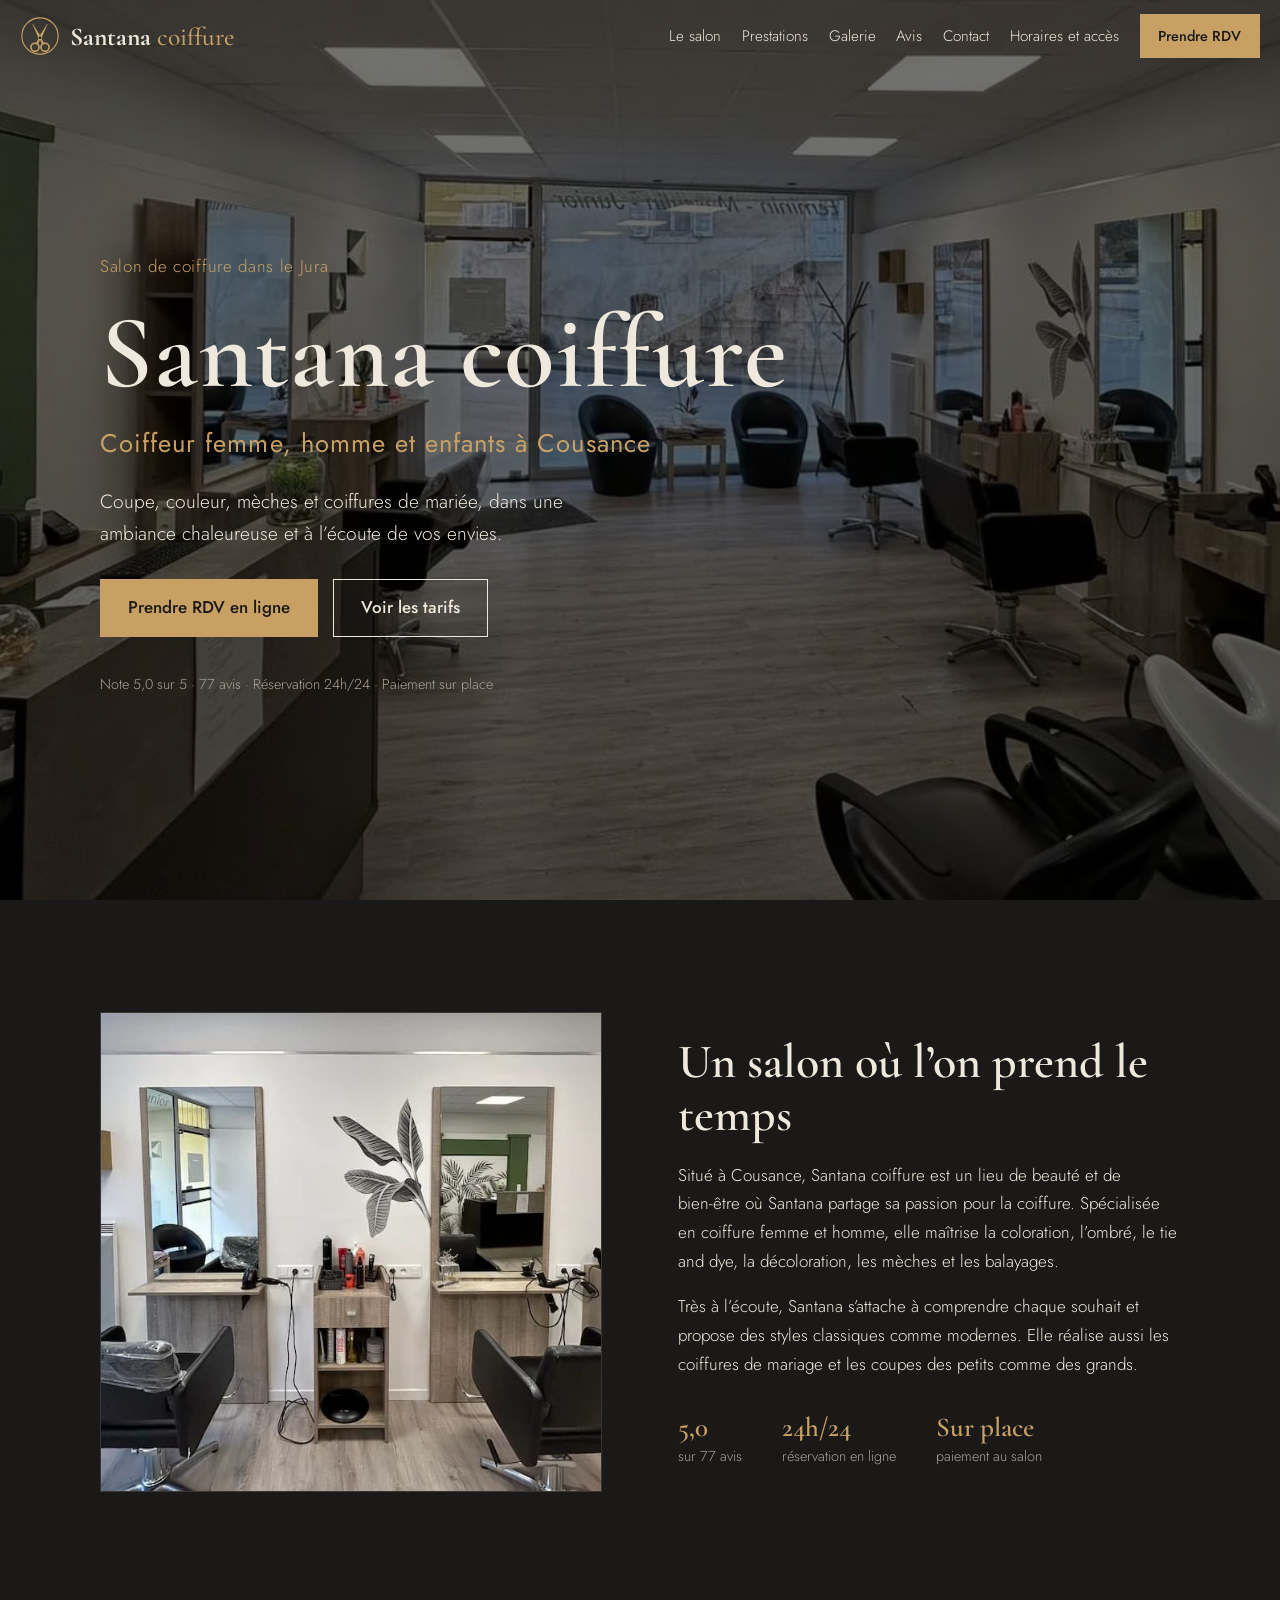
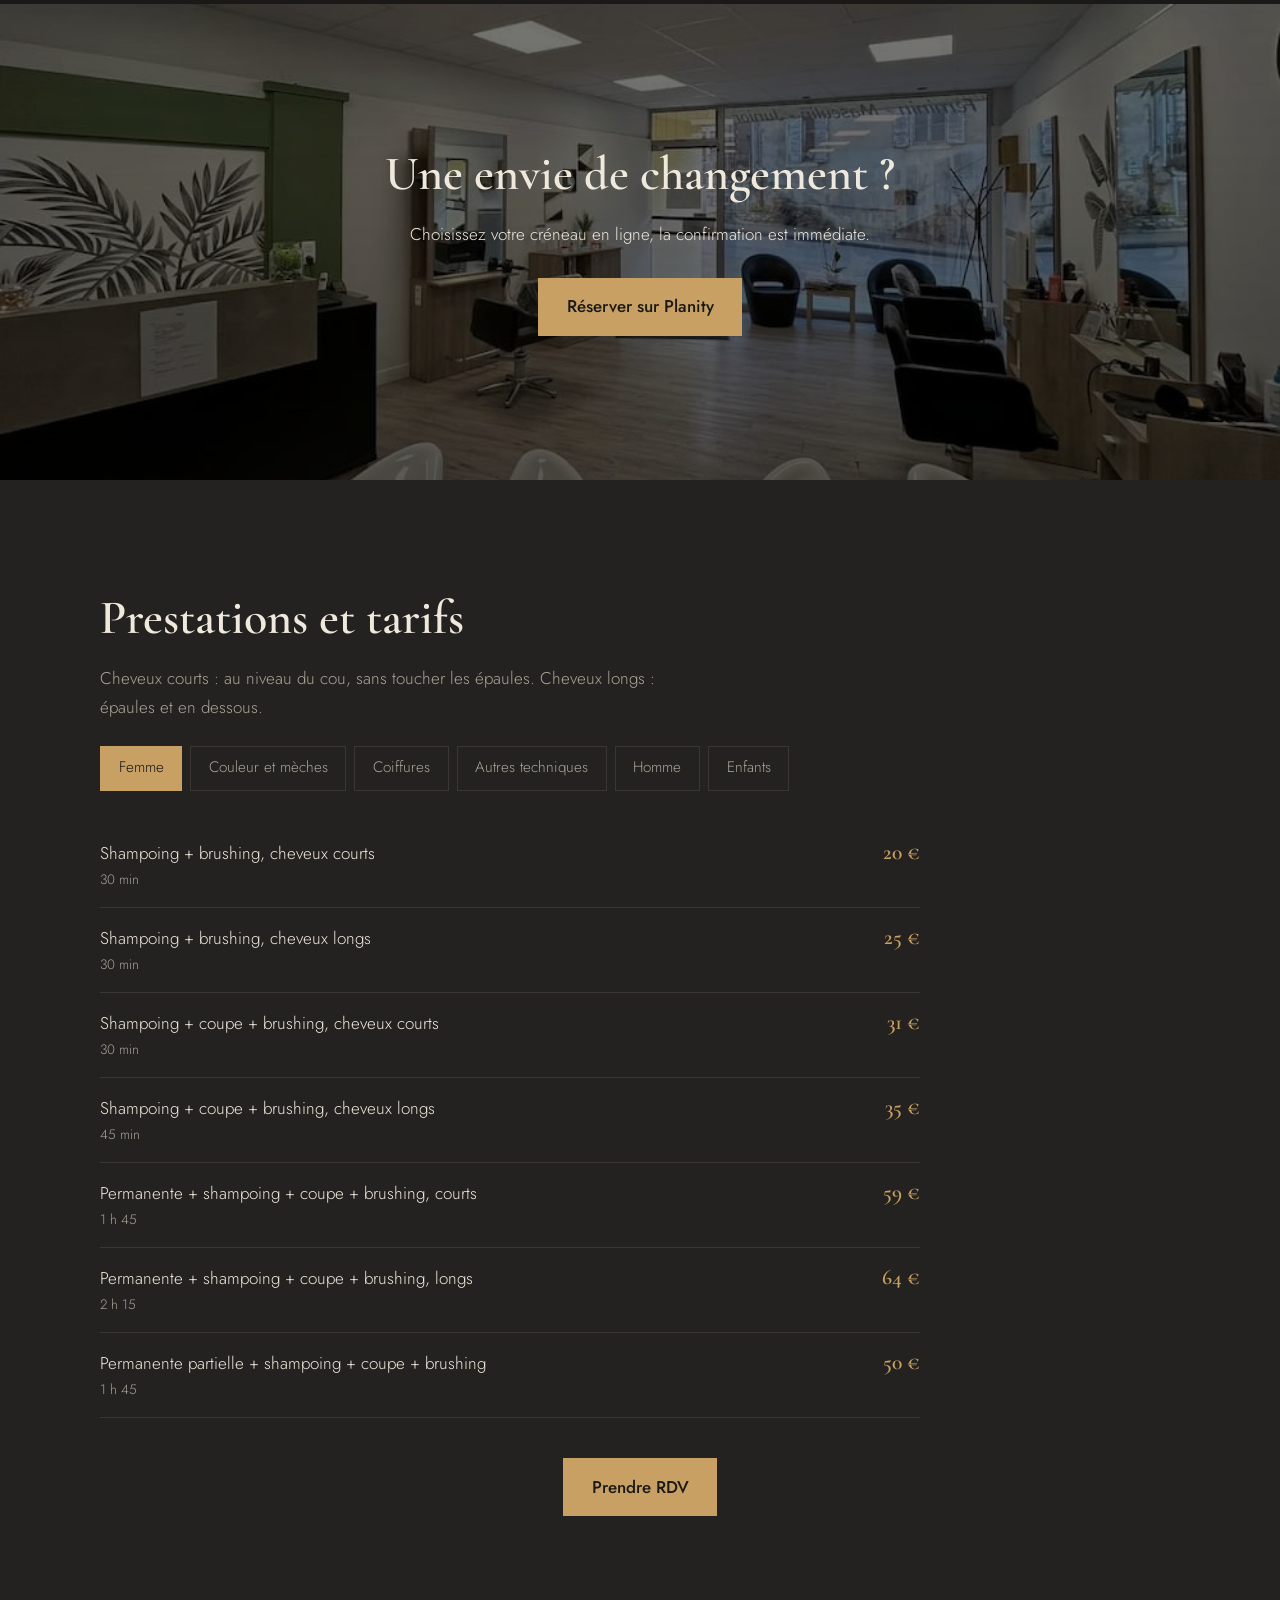
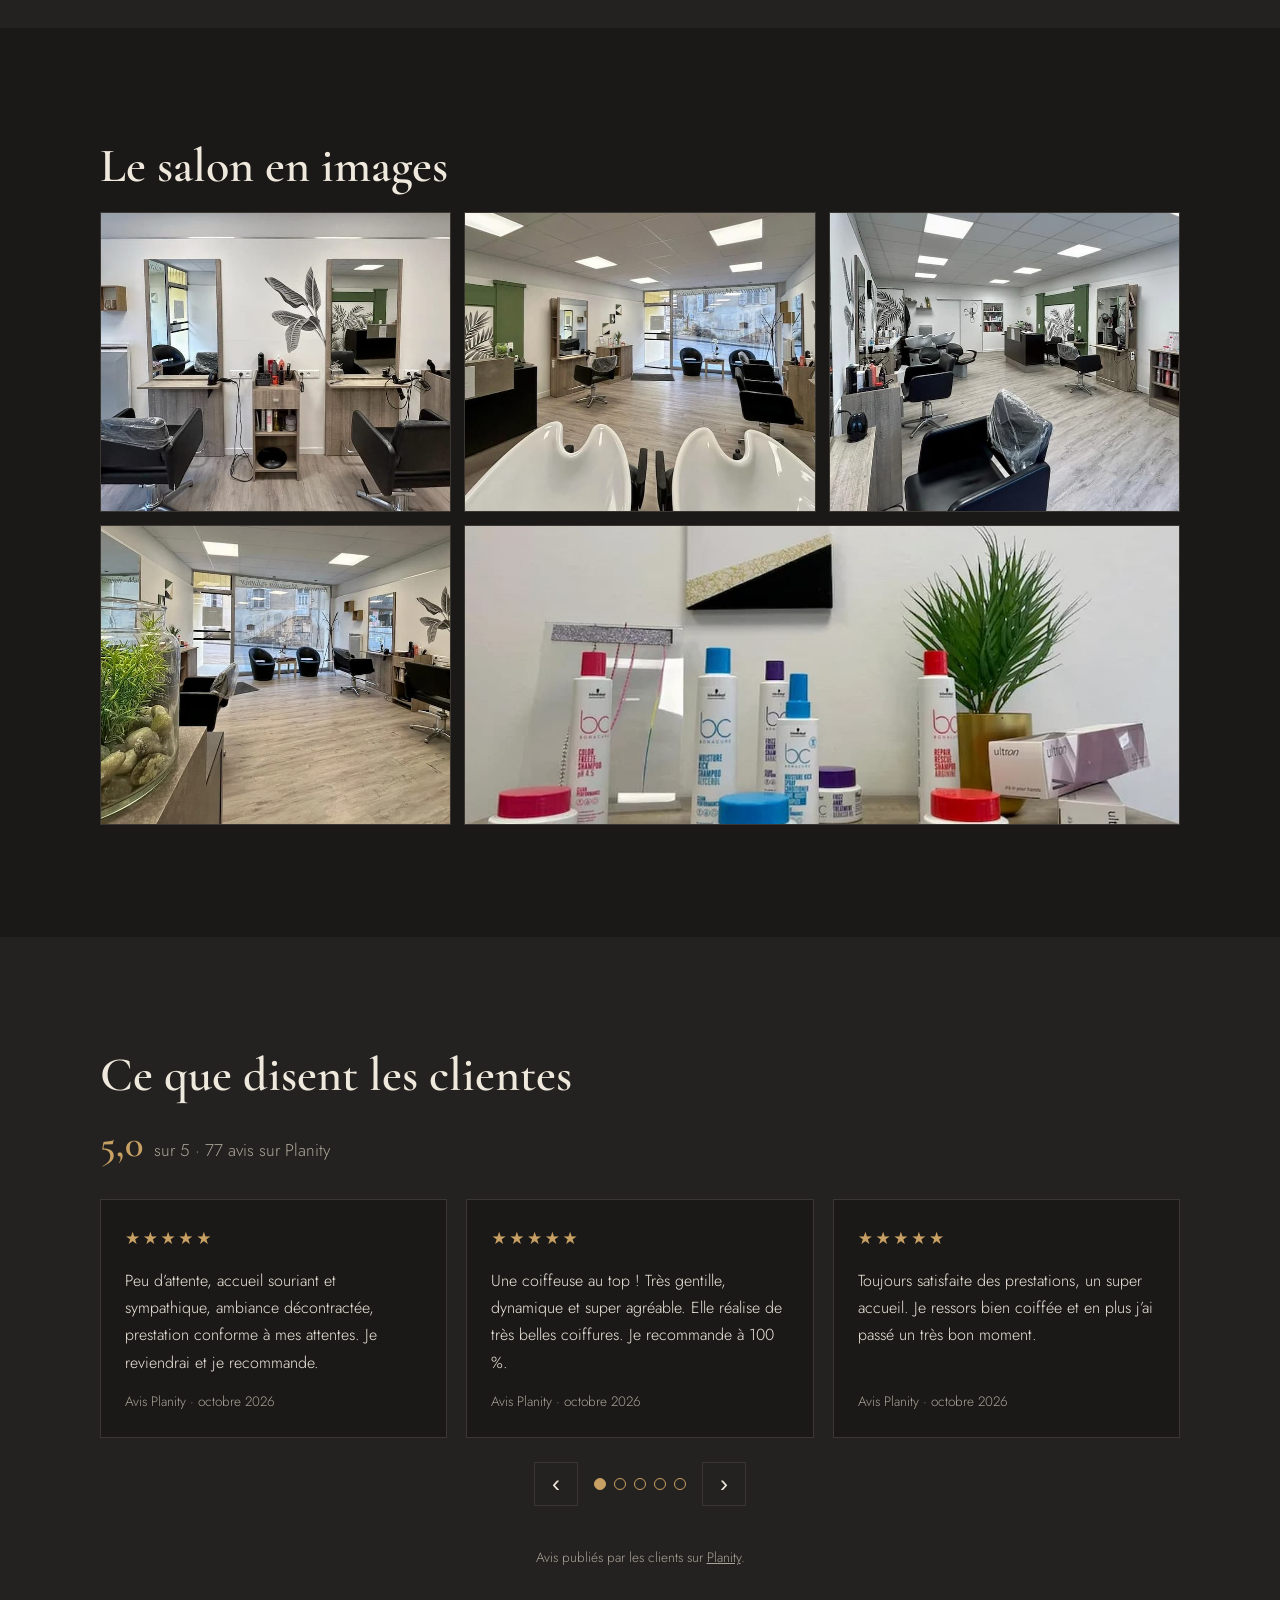
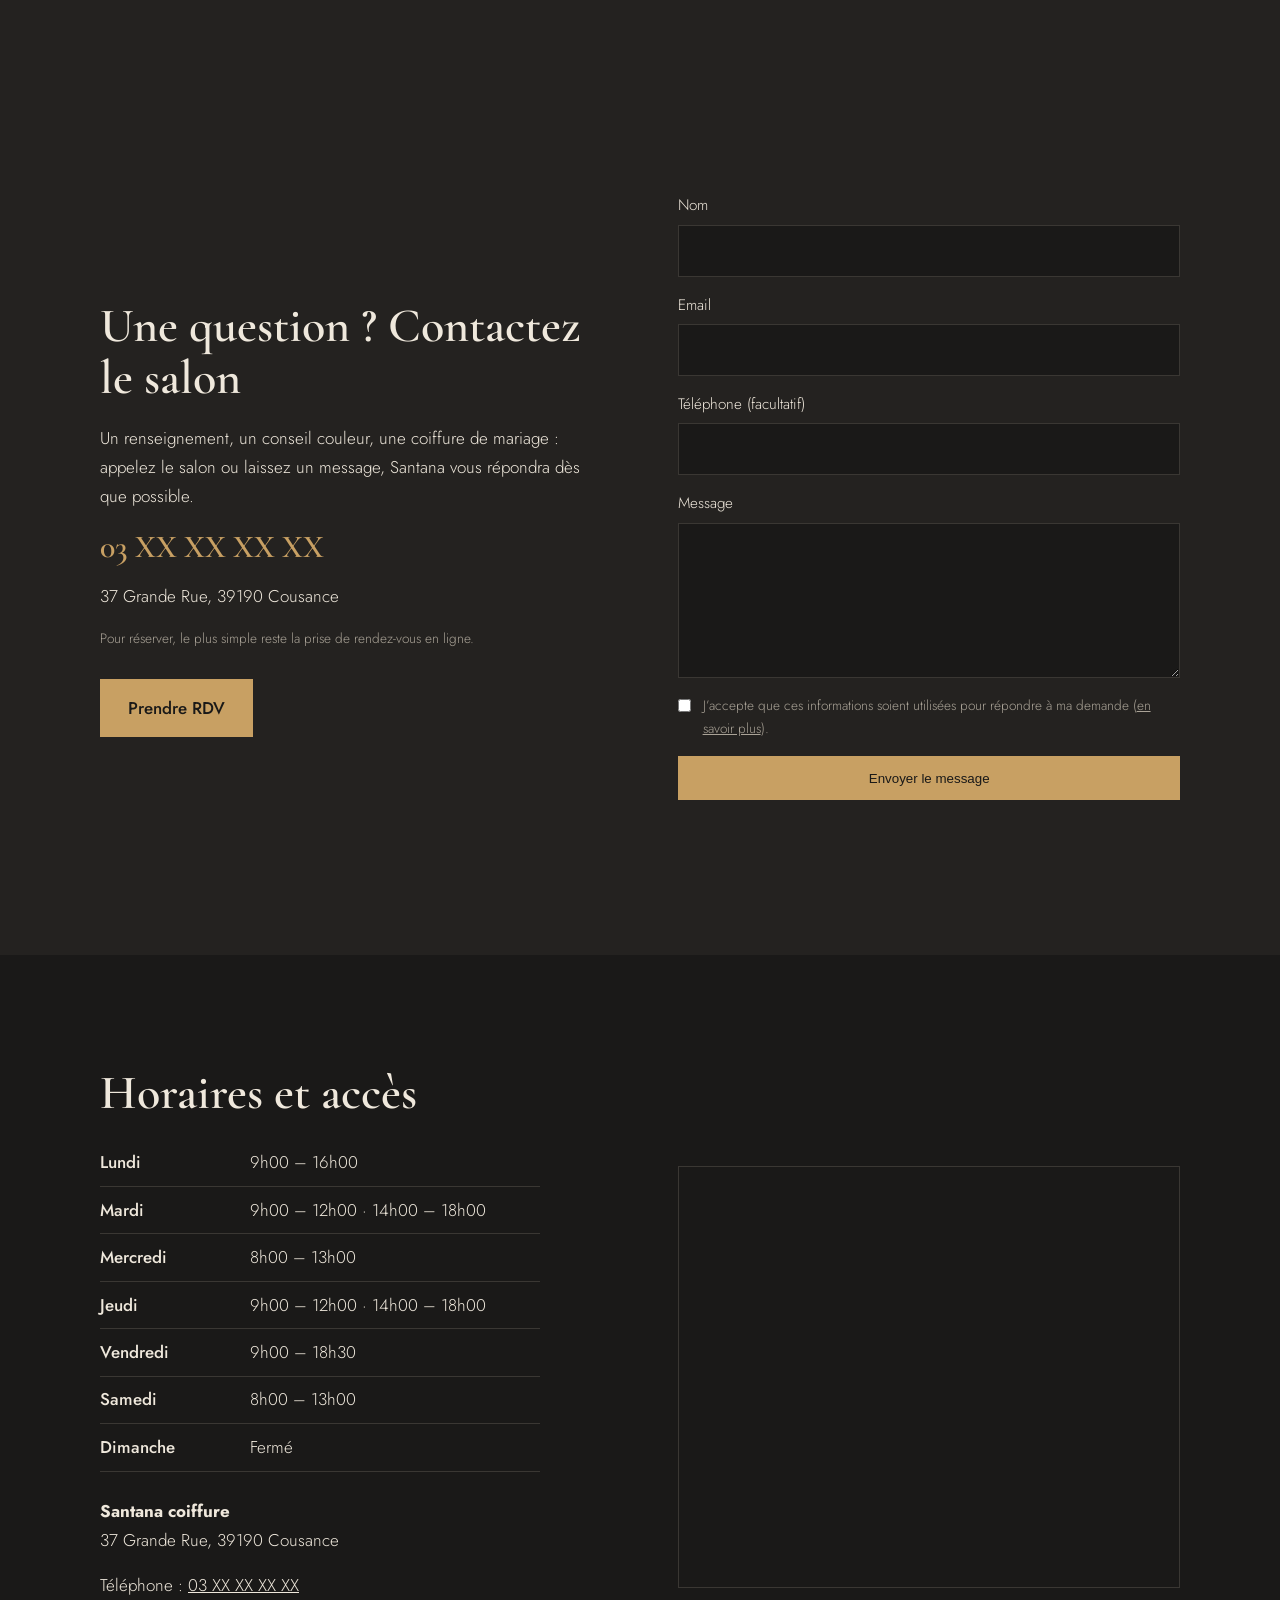
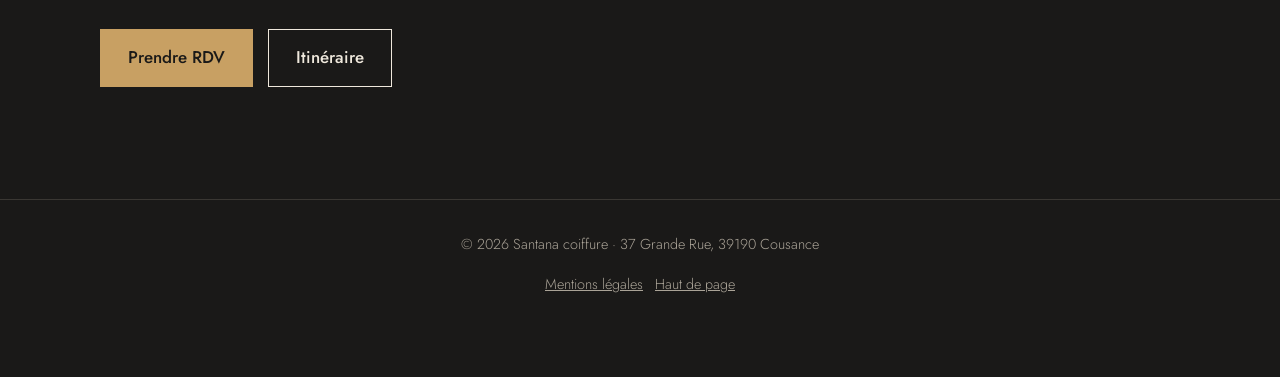
<file: index.html>
<!doctype html>
<html lang="fr">
  <head>
    <meta charset="utf-8" />
    <meta name="viewport" content="width=device-width, initial-scale=1" />
    <title>
      Santana coiffure – Coiffeur femme, homme et enfants à Cousance (Jura)
    </title>
    <meta
      name="description"
      content="Salon de coiffure à Cousance (39190) : coupe femme, homme et enfants, coloration, mèches, balayage, chignon de mariée. Note 5/5. RDV en ligne 24h/24."
    />
    <link rel="canonical" href="https://www.VOTRE-DOMAINE.fr/" />
    <meta name="robots" content="index,follow,max-image-preview:large" />
    <meta name="theme-color" content="#1a1918" />
    <meta property="og:type" content="website" />
    <meta property="og:locale" content="fr_FR" />
    <meta property="og:site_name" content="Santana coiffure" />
    <meta
      property="og:title"
      content="Santana coiffure – Coiffeur à Cousance"
    />
    <meta
      property="og:description"
      content="Coupe, coloration, mèches, balayage et chignon de mariée à Cousance. Réservez en ligne 24h/24."
    />
    <meta property="og:url" content="https://www.VOTRE-DOMAINE.fr/" />
    <meta
      property="og:image"
      content="https://www.VOTRE-DOMAINE.fr/images/hero.jpg"
    />
    <meta name="twitter:card" content="summary_large_image" />
    <link rel="icon" type="image/svg+xml" href="logo/icone-santana.svg" />
    <link
      rel="icon"
      type="image/png"
      sizes="32x32"
      href="logo/favicon-32.png"
    />
    <link rel="apple-touch-icon" href="logo/apple-touch-icon.png" />
    <link rel="preconnect" href="https://fonts.googleapis.com" />
    <link rel="preconnect" href="https://fonts.gstatic.com" crossorigin />
    <link
      href="https://fonts.googleapis.com/css2?family=Cormorant+Garamond:wght@500;600;700&family=Jost:wght@300;400;500&display=swap"
      rel="stylesheet"
    />
    <link rel="stylesheet" href="style.css" />
    <script type="application/ld+json">
      {
        "@context": "https://schema.org",
        "@type": "HairSalon",
        "name": "Santana coiffure",
        "description": "Salon de coiffure femme, homme et enfants à Cousance : coupe, coloration, mèches, balayage, chignon de mariée.",
        "url": "https://www.VOTRE-DOMAINE.fr/",
        "image": "https://www.VOTRE-DOMAINE.fr/images/hero.jpg",
        "logo": "https://www.VOTRE-DOMAINE.fr/logo/icone-santana-512.png",
        "telephone": "+33XXXXXXXXX",
        "priceRange": "€",
        "areaServed": "Cousance",
        "address": {
          "@type": "PostalAddress",
          "streetAddress": "37 Grande Rue",
          "postalCode": "39190",
          "addressLocality": "Cousance",
          "addressCountry": "FR"
        },
        "geo": {
          "@type": "GeoCoordinates",
          "latitude": 46.530378,
          "longitude": 5.390607
        },
        "openingHoursSpecification": [
          {
            "@type": "OpeningHoursSpecification",
            "dayOfWeek": "Monday",
            "opens": "09:00",
            "closes": "16:00"
          },
          {
            "@type": "OpeningHoursSpecification",
            "dayOfWeek": "Tuesday",
            "opens": "09:00",
            "closes": "12:00"
          },
          {
            "@type": "OpeningHoursSpecification",
            "dayOfWeek": "Tuesday",
            "opens": "14:00",
            "closes": "18:00"
          },
          {
            "@type": "OpeningHoursSpecification",
            "dayOfWeek": "Wednesday",
            "opens": "08:00",
            "closes": "13:00"
          },
          {
            "@type": "OpeningHoursSpecification",
            "dayOfWeek": "Thursday",
            "opens": "09:00",
            "closes": "12:00"
          },
          {
            "@type": "OpeningHoursSpecification",
            "dayOfWeek": "Thursday",
            "opens": "14:00",
            "closes": "18:00"
          },
          {
            "@type": "OpeningHoursSpecification",
            "dayOfWeek": "Friday",
            "opens": "09:00",
            "closes": "18:30"
          },
          {
            "@type": "OpeningHoursSpecification",
            "dayOfWeek": "Saturday",
            "opens": "08:00",
            "closes": "13:00"
          }
        ],
        "sameAs": ["https://www.planity.com/styl-blue-39190-cousance"]
      }
    </script>
  </head>
  <body>
    <header class="header" id="top">
      <a class="logo" href="#accueil"
        ><svg class="mark" viewBox="0 0 64 64" aria-hidden="true">
          <g
            fill="none"
            stroke="#c8a063"
            stroke-linecap="round"
            stroke-linejoin="round"
          >
            <circle cx="32" cy="32" r="29" stroke-width="1.8" />
            <circle cx="24" cy="50" r="6.5" stroke-width="2.6" />
            <circle cx="40" cy="50" r="6.5" stroke-width="2.6" />
            <path d="M32 35 27.05 44.26M32 35 36.95 44.26" stroke-width="3.2" />
            <path
              d="M33.9 36 43.7 12.9 30.1 34ZM30.1 36 20.3 12.9 33.9 34Z"
              fill="#c8a063"
              stroke-width=".6"
            />
          </g>
          <circle cx="32" cy="35" r="1.7" fill="#1a1918" /></svg
        ><span>Santana <i>coiffure</i></span></a
      >
      <button
        class="burger"
        aria-label="Ouvrir le menu"
        aria-expanded="false"
        aria-controls="menu"
      >
        <i></i><i></i><i></i>
      </button>
      <nav id="menu" class="menu">
        <a href="#apropos">Le salon</a>
        <a href="#prestations">Prestations</a>
        <a href="#galerie">Galerie</a>
        <a href="#avis">Avis</a>
        <a href="#ecrire">Contact</a>
        <a href="#contact">Horaires et accès</a>
        <a
          class="btn btn-sm"
          href="https://www.planity.com/styl-blue-39190-cousance"
          target="_blank"
          rel="noopener"
          >Prendre RDV</a
        >
      </nav>
    </header>

    <main>
      <section class="hero" id="accueil">
        <div
          class="parallax hero-bg"
          data-speed="0.35"
          style="--img: url(images/hero.jpg)"
        ></div>
        <div class="hero-inner">
          <p class="kicker">Salon de coiffure dans le Jura</p>
          <h1>
            Santana coiffure<small
              >Coiffeur femme, homme et enfants à Cousance</small
            >
          </h1>
          <p class="lead">
            Coupe, couleur, mèches et coiffures de mariée, dans une ambiance
            chaleureuse et à l’écoute de vos envies.
          </p>
          <div class="actions">
            <a
              class="btn"
              href="https://www.planity.com/styl-blue-39190-cousance"
              target="_blank"
              rel="noopener"
              >Prendre RDV en ligne</a
            >
            <a class="btn btn-ghost" href="#prestations">Voir les tarifs</a>
          </div>
          <p class="note">
            Note <span data-rating>5,0</span> sur 5 ·
            <span data-count>77</span> avis · Réservation 24h/24 · Paiement sur
            place
          </p>
        </div>
      </section>

      <section class="section" id="apropos">
        <div class="wrap split">
          <div class="ph tall" data-label="images/salon-1.jpg">
            <img
              src="images/salon-1.jpg"
              alt="Intérieur du salon Santana coiffure à Cousance"
              loading="lazy"
              onerror="this.remove()"
            />
          </div>
          <div>
            <h2>Un salon où l’on prend le temps</h2>
            <p>
              Situé à Cousance, Santana coiffure est un lieu de beauté et de
              bien-être où Santana partage sa passion pour la coiffure.
              Spécialisée en coiffure femme et homme, elle maîtrise la
              coloration, l’ombré, le tie and dye, la décoloration, les mèches
              et les balayages.
            </p>
            <p>
              Très à l’écoute, Santana s’attache à comprendre chaque souhait et
              propose des styles classiques comme modernes. Elle réalise aussi
              les coiffures de mariage et les coupes des petits comme des
              grands.
            </p>
            <ul class="facts">
              <li>
                <strong data-rating>5,0</strong> sur
                <span data-count>77</span> avis
              </li>
              <li><strong>24h/24</strong> réservation en ligne</li>
              <li><strong>Sur place</strong> paiement au salon</li>
            </ul>
          </div>
        </div>
      </section>

      <section class="band">
        <div
          class="parallax band-bg"
          data-speed="0.25"
          style="--img: url(images/salon-2.jpg)"
        ></div>
        <div class="band-inner">
          <h2>Une envie de changement ?</h2>
          <p>
            Choisissez votre créneau en ligne, la confirmation est immédiate.
          </p>
          <a
            class="btn"
            href="https://www.planity.com/styl-blue-39190-cousance"
            target="_blank"
            rel="noopener"
            >Réserver sur Planity</a
          >
        </div>
      </section>

      <section class="section dark" id="prestations">
        <div class="wrap">
          <h2>Prestations et tarifs</h2>
          <p class="sub">
            Cheveux courts : au niveau du cou, sans toucher les épaules. Cheveux
            longs : épaules et en dessous.
          </p>
          <div class="tabs" role="tablist">
            <button class="on" data-tab="femme">Femme</button>
            <button data-tab="couleur">Couleur et mèches</button>
            <button data-tab="coiffures">Coiffures</button>
            <button data-tab="autres">Autres techniques</button>
            <button data-tab="homme">Homme</button>
            <button data-tab="enfants">Enfants</button>
          </div>

          <div class="panel on" id="femme">
            <ul class="prices">
              <li>
                <span
                  >Shampoing + brushing, cheveux courts<small
                    >30 min</small
                  ></span
                ><b>20 €</b>
              </li>
              <li>
                <span
                  >Shampoing + brushing, cheveux longs<small
                    >30 min</small
                  ></span
                ><b>25 €</b>
              </li>
              <li>
                <span
                  >Shampoing + coupe + brushing, cheveux courts<small
                    >30 min</small
                  ></span
                ><b>31 €</b>
              </li>
              <li>
                <span
                  >Shampoing + coupe + brushing, cheveux longs<small
                    >45 min</small
                  ></span
                ><b>35 €</b>
              </li>
              <li>
                <span
                  >Permanente + shampoing + coupe + brushing, courts<small
                    >1 h 45</small
                  ></span
                ><b>59 €</b>
              </li>
              <li>
                <span
                  >Permanente + shampoing + coupe + brushing, longs<small
                    >2 h 15</small
                  ></span
                ><b>64 €</b>
              </li>
              <li>
                <span
                  >Permanente partielle + shampoing + coupe + brushing<small
                    >1 h 45</small
                  ></span
                ><b>50 €</b>
              </li>
            </ul>
          </div>

          <div class="panel" id="couleur">
            <p class="sub">
              Le tarif dépend de la longueur et du travail demandé : il est
              confirmé au salon.
            </p>
            <ul class="prices">
              <li>
                <span
                  >Coloration + shampoing + brushing<small
                    >1 h 15 (courts) · 1 h 30 (longs)</small
                  ></span
                ><b>Au salon</b>
              </li>
              <li>
                <span
                  >Coloration + shampoing + coupe + brushing<small
                    >1 h 15 (courts) · 1 h 30 (longs)</small
                  ></span
                ><b>Au salon</b>
              </li>
              <li>
                <span
                  >Mèches + shampoing + brushing<small
                    >1 h 30 (courts) · 2 h (longs)</small
                  ></span
                ><b>Au salon</b>
              </li>
              <li>
                <span
                  >Mèches + shampoing + coupe + brushing<small
                    >1 h 30 (courts) · 2 h (longs)</small
                  ></span
                ><b>Au salon</b>
              </li>
              <li>
                <span
                  >Coloration + mèches + shampoing + brushing, avec ou sans
                  coupe<small>1 h 30 (courts) · 2 h (longs)</small></span
                ><b>Au salon</b>
              </li>
              <li>
                <span
                  >Mèches + patine + shampoing + brushing, avec ou sans
                  coupe<small>2 h 05 (courts) · 2 h 35 (longs)</small></span
                ><b>Au salon</b>
              </li>
              <li>
                <span
                  >Décoloration + shampoing + brushing, avec ou sans coupe<small
                    >1 h 15 (courts) · 1 h 30 (longs)</small
                  ></span
                ><b>Au salon</b>
              </li>
              <li>
                <span
                  >Décoloration + patine + shampoing + brushing, avec ou sans
                  coupe<small>1 h 50 (courts) · 2 h 05 (longs)</small></span
                ><b>Au salon</b>
              </li>
            </ul>
          </div>

          <div class="panel" id="coiffures">
            <ul class="prices">
              <li>
                <span>Chignon<small>45 min</small></span
                ><b>dès 40 €</b>
              </li>
              <li>
                <span>Chignon de mariée<small>1 h</small></span
                ><b>dès 65 €</b>
              </li>
              <li>
                <span>Chignon de mariée + essai<small>30 min</small></span
                ><b>dès 100 €</b>
              </li>
              <li>
                <span>Tresses<small>30 min</small></span
                ><b>18 €</b>
              </li>
              <li>
                <span>Attache rapide<small>30 min</small></span
                ><b>30 €</b>
              </li>
            </ul>
          </div>

          <div class="panel" id="autres">
            <ul class="prices">
              <li>
                <span>Ombré hair<small>1 h</small></span
                ><b>dès 35 €</b>
              </li>
              <li>
                <span>Décoloration<small>1 h</small></span
                ><b>dès 35 €</b>
              </li>
              <li>
                <span>Patine<small>30 min</small></span
                ><b>22 €</b>
              </li>
            </ul>
          </div>

          <div class="panel" id="homme">
            <ul class="prices">
              <li>
                <span>Coupe homme sans shampoing<small>30 min</small></span
                ><b>15 €</b>
              </li>
              <li>
                <span>Coupe homme avec shampoing<small>30 min</small></span
                ><b>18 €</b>
              </li>
              <li>
                <span>Coupe tondeuse<small>15 min</small></span
                ><b>12 €</b>
              </li>
            </ul>
          </div>

          <div class="panel" id="enfants">
            <ul class="prices">
              <li>
                <span>Coupe garçon, jusqu’à 12 ans<small>30 min</small></span
                ><b>12 €</b>
              </li>
              <li>
                <span>Coupe fille, jusqu’à 12 ans<small>30 min</small></span
                ><b>15 €</b>
              </li>
              <li>
                <span>Coupe garçon, moins de 3 ans<small>15 min</small></span
                ><b>10 €</b>
              </li>
              <li>
                <span>Coupe fille, moins de 3 ans<small>15 min</small></span
                ><b>12 €</b>
              </li>
            </ul>
          </div>

          <div class="center">
            <a
              class="btn"
              href="https://www.planity.com/styl-blue-39190-cousance"
              target="_blank"
              rel="noopener"
              >Prendre RDV</a
            >
          </div>
        </div>
      </section>

      <section class="section" id="galerie">
        <div class="wrap">
          <h2>Le salon en images</h2>
          <div class="grid">
            <div class="ph" data-label="images/salon-1.jpg">
              <img
                src="images/salon-1.jpg"
                alt="Intérieur du salon Santana coiffure à Cousance"
                loading="lazy"
                onerror="this.remove()"
              />
            </div>
            <div class="ph" data-label="images/salon-2.jpg">
              <img
                src="images/salon-2.jpg"
                alt="Espace coiffage du salon de coiffure Santana à Cousance"
                loading="lazy"
                onerror="this.remove()"
              />
            </div>
            <div class="ph" data-label="images/salon-3.jpg">
              <img
                src="images/salon-3.jpg"
                alt="Salon de coiffure Santana à Cousance, ambiance chaleureuse"
                loading="lazy"
                onerror="this.remove()"
              />
            </div>
            <div class="ph" data-label="images/salon-4.jpg">
              <img
                src="images/salon-4.jpg"
                alt="Santana coiffure, salon de coiffure à Cousance dans le Jura"
                loading="lazy"
                onerror="this.remove()"
              />
            </div>
            <div class="ph wide" data-label="images/produits.jpg (produits)">
              <img
                src="images/produits.jpg"
                alt="Produits capillaires utilisés chez Santana coiffure"
                loading="lazy"
                onerror="this.remove()"
              />
            </div>
          </div>
        </div>
      </section>

      <section class="section dark" id="avis">
        <div class="wrap">
          <h2>Ce que disent les clientes</h2>
          <p class="score">
            <b data-rating>5,0</b> sur 5 · <span data-count>77</span> avis sur
            Planity
          </p>
          <div
            class="carousel"
            role="region"
            aria-roledescription="carrousel"
            aria-label="Avis des clients"
          >
            <div class="track" id="track"></div>
          </div>
          <div class="car-ctrl">
            <button type="button" id="prev" aria-label="Avis précédents">
              ‹
            </button>
            <div class="dots" id="dots"></div>
            <button type="button" id="next" aria-label="Avis suivants">
              ›
            </button>
          </div>
          <p class="center small">
            Avis publiés par les clients sur
            <a
              href="https://www.planity.com/styl-blue-39190-cousance"
              target="_blank"
              rel="noopener"
              >Planity</a
            >.
          </p>
        </div>
      </section>

      <section class="section dark" id="ecrire">
        <div class="wrap split">
          <div>
            <h2>Une question ? Contactez le salon</h2>
            <p>
              Un renseignement, un conseil couleur, une coiffure de mariage :
              appelez le salon ou laissez un message, Santana vous répondra dès
              que possible.
            </p>
            <p class="phone"><a href="tel:+33XXXXXXXXX">03 XX XX XX XX</a></p>
            <p>37 Grande Rue, 39190 Cousance</p>
            <p class="small">
              Pour réserver, le plus simple reste la prise de rendez-vous en
              ligne.
            </p>
            <div class="actions">
              <a
                class="btn"
                href="https://www.planity.com/styl-blue-39190-cousance"
                target="_blank"
                rel="noopener"
                >Prendre RDV</a
              >
            </div>
          </div>
          <form id="cform" action="contact.php" method="post">
            <label
              >Nom<input
                name="nom"
                required
                maxlength="100"
                autocomplete="name"
            /></label>
            <label
              >Email<input
                type="email"
                name="email"
                required
                maxlength="150"
                autocomplete="email"
            /></label>
            <label
              >Téléphone (facultatif)<input
                type="tel"
                name="tel"
                maxlength="30"
                autocomplete="tel"
            /></label>
            <label
              >Message<textarea
                name="message"
                rows="5"
                required
                minlength="10"
                maxlength="3000"
              ></textarea>
            </label>
            <p class="hp" aria-hidden="true">
              <label
                >Ne pas remplir<input
                  name="site"
                  tabindex="-1"
                  autocomplete="off"
              /></label>
            </p>
            <label class="check"
              ><input type="checkbox" name="rgpd" value="1" required /><span
                >J’accepte que ces informations soient utilisées pour répondre à
                ma demande (<a href="mentions-legales.html">en savoir plus</a
                >).</span
              ></label
            >
            <button class="btn" type="submit">Envoyer le message</button>
            <p id="fmsg" role="status"></p>
          </form>
        </div>
      </section>

      <section class="section" id="contact">
        <div class="wrap split">
          <div>
            <h2>Horaires et accès</h2>
            <table class="hours">
              <tr>
                <th>Lundi</th>
                <td>9h00 – 16h00</td>
              </tr>
              <tr>
                <th>Mardi</th>
                <td>9h00 – 12h00 · 14h00 – 18h00</td>
              </tr>
              <tr>
                <th>Mercredi</th>
                <td>8h00 – 13h00</td>
              </tr>
              <tr>
                <th>Jeudi</th>
                <td>9h00 – 12h00 · 14h00 – 18h00</td>
              </tr>
              <tr>
                <th>Vendredi</th>
                <td>9h00 – 18h30</td>
              </tr>
              <tr>
                <th>Samedi</th>
                <td>8h00 – 13h00</td>
              </tr>
              <tr>
                <th>Dimanche</th>
                <td>Fermé</td>
              </tr>
            </table>
            <p>
              <strong>Santana coiffure</strong><br />37 Grande Rue, 39190
              Cousance
            </p>
            <p>Téléphone : <a href="tel:+33XXXXXXXXX">03 XX XX XX XX</a></p>
            <div class="actions">
              <a
                class="btn"
                href="https://www.planity.com/styl-blue-39190-cousance"
                target="_blank"
                rel="noopener"
                >Prendre RDV</a
              >
              <a
                class="btn btn-ghost"
                href="https://www.google.com/maps?daddr=46.530378%2C5.390607"
                target="_blank"
                rel="noopener"
                >Itinéraire</a
              >
            </div>
          </div>
          <div class="map">
            <iframe
              title="Carte : Santana coiffure, 37 Grande Rue, Cousance"
              loading="lazy"
              referrerpolicy="no-referrer-when-downgrade"
              src="https://maps.google.com/maps?q=46.530378,5.390607&z=16&output=embed"
            ></iframe>
          </div>
        </div>
      </section>
    </main>

    <footer class="footer">
      <p>
        © <span id="year">2026</span> Santana coiffure · 37 Grande Rue, 39190
        Cousance
      </p>
      <p>
        <a href="mentions-legales.html">Mentions légales</a> &nbsp;
        <a href="#top">Haut de page</a>
      </p>
    </footer>

    <a
      class="sticky-rdv"
      href="https://www.planity.com/styl-blue-39190-cousance"
      target="_blank"
      rel="noopener"
      >Prendre RDV</a
    >
    <script src="script.js"></script>
  </body>
</html>
</file>
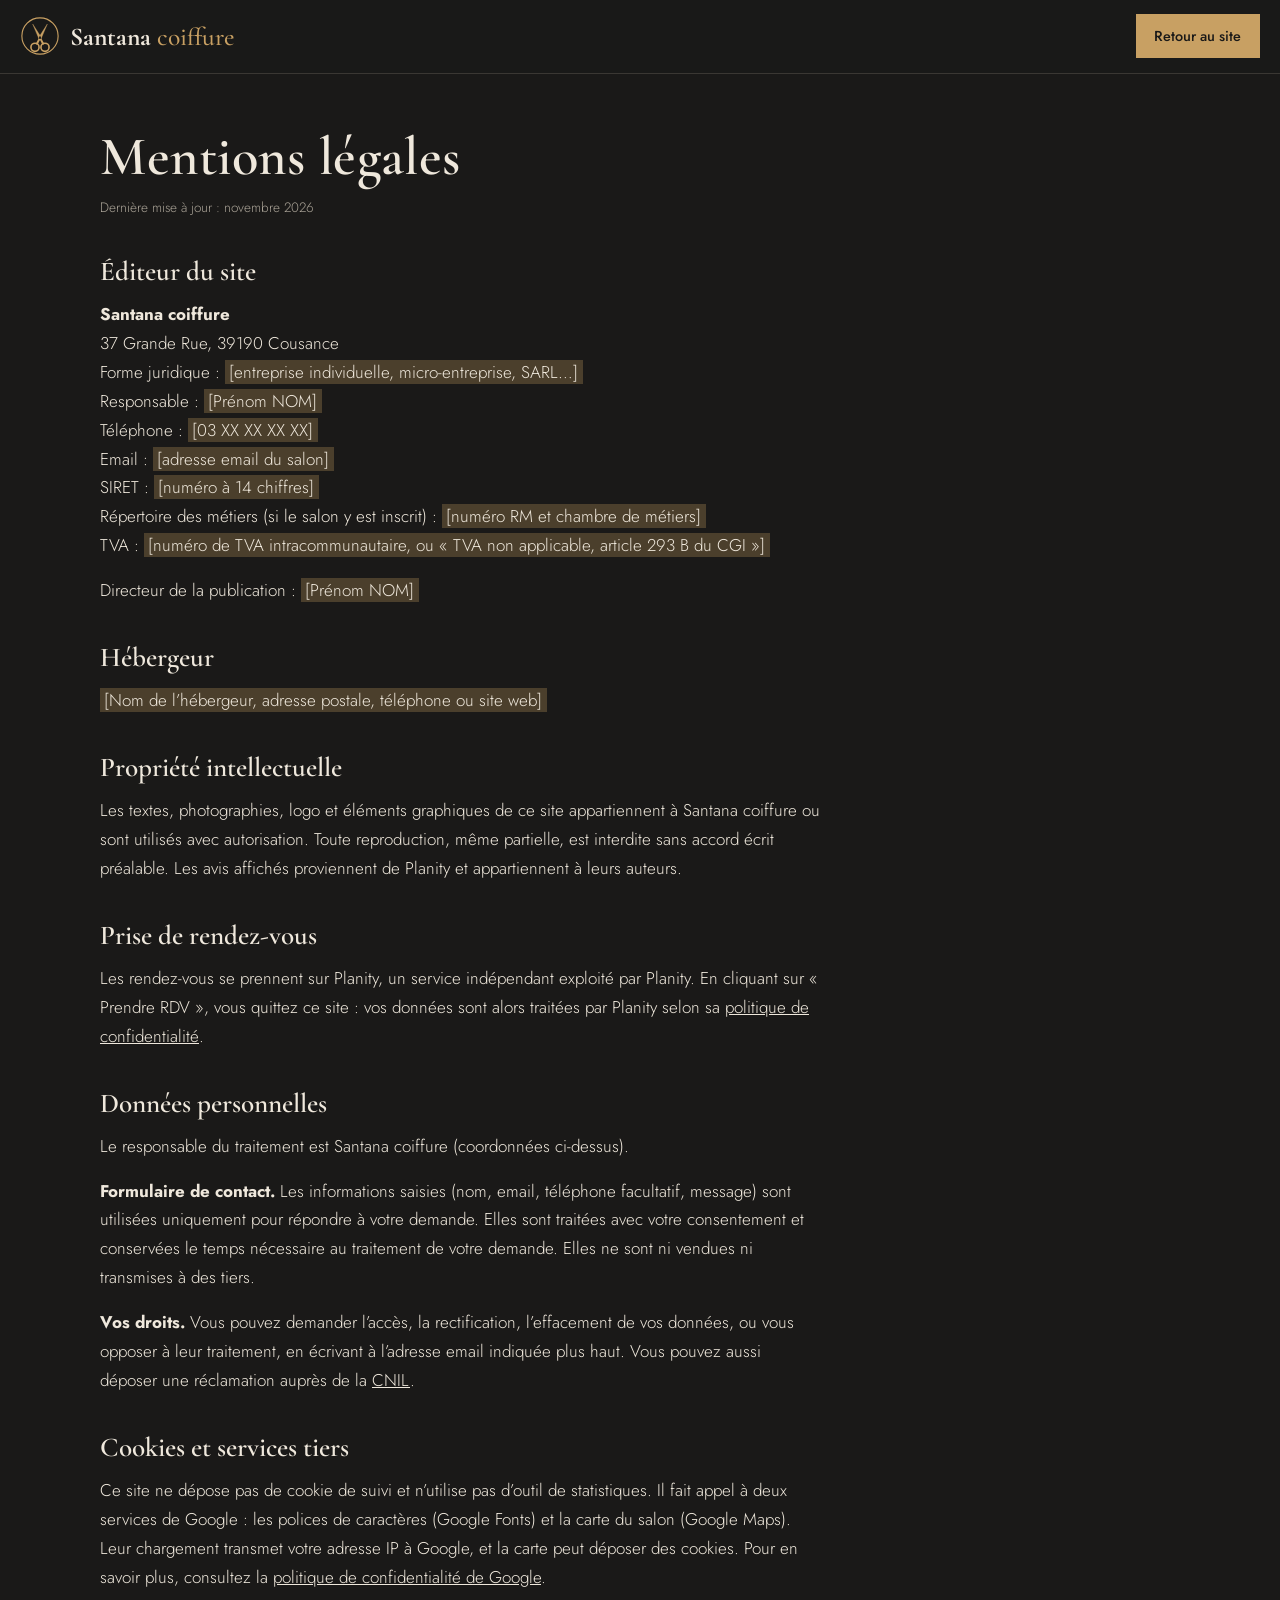
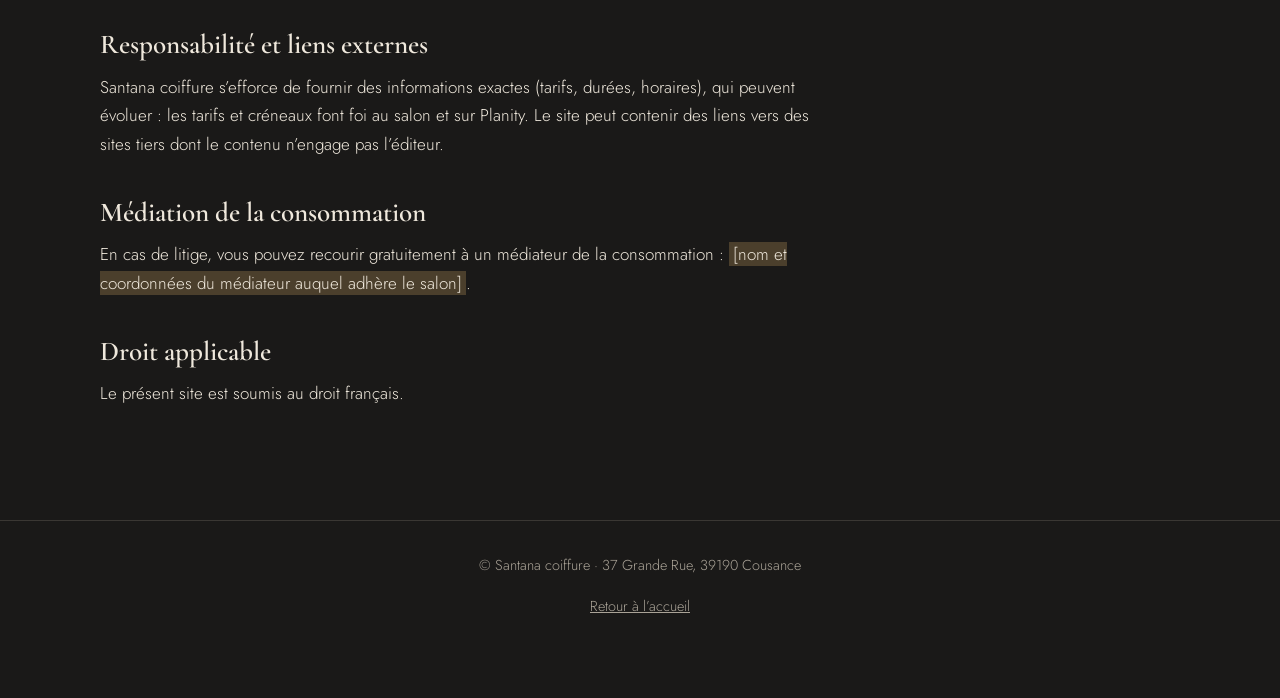
<file: mentions-legales.html>
<!doctype html>
<html lang="fr">
  <head>
    <meta charset="utf-8" />
    <meta name="viewport" content="width=device-width, initial-scale=1" />
    <title>Mentions légales – Santana coiffure, Cousance</title>
    <meta
      name="description"
      content="Mentions légales et politique de confidentialité du site de Santana coiffure, salon de coiffure à Cousance (39190)."
    />
    <meta name="robots" content="noindex,follow" />
    <link rel="preconnect" href="https://fonts.googleapis.com" />
    <link rel="preconnect" href="https://fonts.gstatic.com" crossorigin />
    <link
      href="https://fonts.googleapis.com/css2?family=Cormorant+Garamond:wght@500;600;700&family=Jost:wght@300;400;500&display=swap"
      rel="stylesheet"
    />
    <link rel="icon" type="image/svg+xml" href="logo/icone-santana.svg" />
    <link
      rel="icon"
      type="image/png"
      sizes="32x32"
      href="logo/favicon-32.png"
    />
    <link rel="apple-touch-icon" href="logo/apple-touch-icon.png" />
    <link rel="stylesheet" href="style.css" />
    <style>
      .legal {
        padding-top: 8rem;
      }
      .legal h1 {
        font-size: clamp(2.2rem, 5vw, 3.4rem);
        margin-bottom: 0.5rem;
      }
      .legal h2 {
        font-size: 1.7rem;
        margin: 2.4rem 0 0.8rem;
      }
      .legal p,
      .legal li {
        max-width: 72ch;
      }
      .legal ul {
        padding-left: 1.2rem;
        margin-top: 0.6rem;
      }
      mark {
        background: rgba(200, 160, 99, 0.28);
        color: inherit;
        padding: 0 0.25em;
      }
    </style>
  </head>
  <body>
    <header class="header solid">
      <a class="logo" href="index.html"
        ><svg class="mark" viewBox="0 0 64 64" aria-hidden="true">
          <g
            fill="none"
            stroke="#c8a063"
            stroke-linecap="round"
            stroke-linejoin="round"
          >
            <circle cx="32" cy="32" r="29" stroke-width="1.8" />
            <circle cx="24" cy="50" r="6.5" stroke-width="2.6" />
            <circle cx="40" cy="50" r="6.5" stroke-width="2.6" />
            <path d="M32 35 27.05 44.26M32 35 36.95 44.26" stroke-width="3.2" />
            <path
              d="M33.9 36 43.7 12.9 30.1 34ZM30.1 36 20.3 12.9 33.9 34Z"
              fill="#c8a063"
              stroke-width=".6"
            />
          </g>
          <circle cx="32" cy="35" r="1.7" fill="#1a1918" /></svg
        ><span>Santana <i>coiffure</i></span></a
      >
      <a class="btn btn-sm" href="index.html">Retour au site</a>
    </header>

    <main class="section legal">
      <div class="wrap">
        <h1>Mentions légales</h1>
        <p class="small">Dernière mise à jour : novembre 2026</p>

        <h2>Éditeur du site</h2>
        <p>
          <strong>Santana coiffure</strong><br />
          37 Grande Rue, 39190 Cousance<br />
          Forme juridique :
          <mark>[entreprise individuelle, micro-entreprise, SARL…]</mark><br />
          Responsable : <mark>[Prénom NOM]</mark><br />
          Téléphone : <mark>[03 XX XX XX XX]</mark><br />
          Email : <mark>[adresse email du salon]</mark><br />
          SIRET : <mark>[numéro à 14 chiffres]</mark><br />
          Répertoire des métiers (si le salon y est inscrit) :
          <mark>[numéro RM et chambre de métiers]</mark><br />
          TVA :
          <mark
            >[numéro de TVA intracommunautaire, ou « TVA non applicable, article
            293 B du CGI »]</mark
          >
        </p>
        <p>Directeur de la publication : <mark>[Prénom NOM]</mark></p>

        <h2>Hébergeur</h2>
        <p>
          <mark
            >[Nom de l’hébergeur, adresse postale, téléphone ou site web]</mark
          >
        </p>

        <h2>Propriété intellectuelle</h2>
        <p>
          Les textes, photographies, logo et éléments graphiques de ce site
          appartiennent à Santana coiffure ou sont utilisés avec autorisation.
          Toute reproduction, même partielle, est interdite sans accord écrit
          préalable. Les avis affichés proviennent de Planity et appartiennent à
          leurs auteurs.
        </p>

        <h2>Prise de rendez-vous</h2>
        <p>
          Les rendez-vous se prennent sur Planity, un service indépendant
          exploité par Planity. En cliquant sur « Prendre RDV », vous quittez ce
          site : vos données sont alors traitées par Planity selon sa
          <a
            href="https://www.planity.com/politique-de-confidentialite"
            target="_blank"
            rel="noopener"
            >politique de confidentialité</a
          >.
        </p>

        <h2>Données personnelles</h2>
        <p>
          Le responsable du traitement est Santana coiffure (coordonnées
          ci-dessus).
        </p>
        <p>
          <strong>Formulaire de contact.</strong> Les informations saisies (nom,
          email, téléphone facultatif, message) sont utilisées uniquement pour
          répondre à votre demande. Elles sont traitées avec votre consentement
          et conservées le temps nécessaire au traitement de votre demande.
          Elles ne sont ni vendues ni transmises à des tiers.
        </p>
        <p>
          <strong>Vos droits.</strong> Vous pouvez demander l’accès, la
          rectification, l’effacement de vos données, ou vous opposer à leur
          traitement, en écrivant à l’adresse email indiquée plus haut. Vous
          pouvez aussi déposer une réclamation auprès de la
          <a href="https://www.cnil.fr" target="_blank" rel="noopener">CNIL</a>.
        </p>

        <h2>Cookies et services tiers</h2>
        <p>
          Ce site ne dépose pas de cookie de suivi et n’utilise pas d’outil de
          statistiques. Il fait appel à deux services de Google : les polices de
          caractères (Google Fonts) et la carte du salon (Google Maps). Leur
          chargement transmet votre adresse IP à Google, et la carte peut
          déposer des cookies. Pour en savoir plus, consultez la
          <a
            href="https://policies.google.com/privacy"
            target="_blank"
            rel="noopener"
            >politique de confidentialité de Google</a
          >.
        </p>

        <h2>Responsabilité et liens externes</h2>
        <p>
          Santana coiffure s’efforce de fournir des informations exactes
          (tarifs, durées, horaires), qui peuvent évoluer : les tarifs et
          créneaux font foi au salon et sur Planity. Le site peut contenir des
          liens vers des sites tiers dont le contenu n’engage pas l’éditeur.
        </p>

        <h2>Médiation de la consommation</h2>
        <p>
          En cas de litige, vous pouvez recourir gratuitement à un médiateur de
          la consommation :
          <mark>[nom et coordonnées du médiateur auquel adhère le salon]</mark>.
        </p>

        <h2>Droit applicable</h2>
        <p>Le présent site est soumis au droit français.</p>
      </div>
    </main>

    <footer class="footer">
      <p>© Santana coiffure · 37 Grande Rue, 39190 Cousance</p>
      <p><a href="index.html">Retour à l’accueil</a></p>
    </footer>
  </body>
</html>
</file>
<file: style.css>
:root {
  --bg: #1a1918;
  --bg2: #242220;
  --ink: #efe8dc;
  --muted: #aaa397;
  --gold: #c8a063;
  --line: #3a3733;
  --serif: "Cormorant Garamond", Georgia, serif;
  --sans: "Jost", system-ui, sans-serif;
}
* {
  box-sizing: border-box;
  margin: 0;
}
html {
  scroll-behavior: smooth;
  scroll-padding-top: 72px;
}
body {
  background: var(--bg);
  color: var(--ink);
  font: 300 1.0625rem/1.7 var(--sans);
}
img,
iframe {
  max-width: 100%;
  display: block;
}
a {
  color: inherit;
}
:focus-visible {
  outline: 2px solid var(--gold);
  outline-offset: 3px;
}
h1,
h2 {
  font-family: var(--serif);
  font-weight: 600;
  line-height: 1.1;
}
h1 {
  font-size: clamp(3rem, 9vw, 6.5rem);
  letter-spacing: 0.01em;
}
h2 {
  font-size: clamp(2rem, 4.5vw, 3rem);
  margin-bottom: 1.2rem;
}
p + p {
  margin-top: 1rem;
}
.wrap {
  max-width: 1120px;
  margin: 0 auto;
  padding: 0 1.25rem;
}
.section {
  padding: clamp(4rem, 9vw, 7rem) 0;
}
.dark {
  background: var(--bg2);
}
.center {
  text-align: center;
  margin-top: 2.5rem;
}
.small {
  font-size: 0.85rem;
  color: var(--muted);
}
.sub {
  color: var(--muted);
  max-width: 60ch;
  margin-bottom: 1.5rem;
}

.header {
  position: fixed;
  inset: 0 0 auto;
  z-index: 50;
  display: flex;
  align-items: center;
  justify-content: space-between;
  padding: 0.9rem 1.25rem;
  transition: background 0.3s;
}
.header.solid {
  background: rgba(26, 25, 24, 0.96);
  box-shadow: 0 1px 0 var(--line);
}
.logo {
  display: flex;
  align-items: center;
  gap: 0.65rem;
  font-family: var(--serif);
  font-size: 1.6rem;
  font-weight: 700;
  text-decoration: none;
}
.logo .mark {
  width: 40px;
  height: 40px;
  flex: none;
}
.logo i {
  font-style: normal;
  color: var(--gold);
  font-weight: 500;
}
.menu {
  display: flex;
  align-items: center;
  gap: 1.3rem;
}
.menu a:not(.btn) {
  text-decoration: none;
  font-size: 0.95rem;
  position: relative;
}
.menu a:not(.btn)::after {
  content: "";
  position: absolute;
  left: 0;
  bottom: -4px;
  height: 1px;
  width: 0;
  background: var(--gold);
  transition: width 0.25s;
}
.menu a:not(.btn):hover::after,
.menu a.act::after {
  width: 100%;
}
.burger {
  display: none;
  background: none;
  border: 0;
  width: 44px;
  height: 44px;
  cursor: pointer;
  flex-direction: column;
  justify-content: center;
  gap: 6px;
  padding: 10px;
}
.burger i {
  display: block;
  height: 2px;
  background: var(--ink);
  transition: 0.25s;
}

.btn {
  display: inline-block;
  background: var(--gold);
  color: #1a1918;
  padding: 0.85rem 1.7rem;
  text-decoration: none;
  font-weight: 500;
  border: 1px solid var(--gold);
  transition:
    background 0.2s,
    color 0.2s;
}
.btn:hover {
  background: transparent;
  color: var(--gold);
}
.btn-sm {
  padding: 0.55rem 1.1rem;
  font-size: 0.9rem;
}
.btn-ghost {
  background: transparent;
  color: var(--ink);
  border-color: var(--ink);
}
.btn-ghost:hover {
  border-color: var(--gold);
}
.actions {
  display: flex;
  flex-wrap: wrap;
  gap: 0.9rem;
  margin-top: 1.8rem;
}

.hero {
  position: relative;
  min-height: 100svh;
  display: grid;
  align-items: center;
  overflow: hidden;
}
.parallax {
  position: absolute;
  inset: -15% 0;
  background:
    linear-gradient(#0008, #000a),
    var(--img, none) center/cover,
    #2b2825;
  will-change: transform;
}
.hero-inner {
  position: relative;
  max-width: 1120px;
  margin: 0 auto;
  padding: 7rem 1.25rem 4rem;
  width: 100%;
}
.kicker {
  color: var(--gold);
  margin-bottom: 1rem;
  letter-spacing: 0.04em;
}
.lead {
  max-width: 48ch;
  margin-top: 1.4rem;
  font-size: 1.2rem;
}
.note {
  margin-top: 2.2rem;
  color: var(--muted);
  font-size: 0.9rem;
}

.split {
  display: grid;
  grid-template-columns: 1fr 1fr;
  gap: clamp(2rem, 6vw, 5rem);
  align-items: center;
}
.ph {
  position: relative;
  isolation: isolate;
  background: #2d2a27;
  min-height: 260px;
  border: 1px solid var(--line);
}
.ph::before {
  content: attr(data-label);
  position: absolute;
  inset: 0;
  display: grid;
  place-items: center;
  text-align: center;
  padding: 1rem;
  color: var(--muted);
  font-size: 0.8rem;
  z-index: -2;
}
.ph img {
  position: absolute;
  inset: 0;
  width: 100%;
  height: 100%;
  object-fit: cover;
}
.ph.tall {
  min-height: 480px;
}
.facts {
  list-style: none;
  padding: 0;
  display: flex;
  flex-wrap: wrap;
  gap: 1.5rem 2.5rem;
  margin-top: 2rem;
  color: var(--muted);
  font-size: 0.9rem;
}
.facts strong {
  display: block;
  font: 600 1.7rem var(--serif);
  color: var(--gold);
}

.band {
  position: relative;
  overflow: hidden;
  text-align: center;
  padding: clamp(5rem, 12vw, 9rem) 1.25rem;
}
.band-inner {
  position: relative;
}
.band-inner p {
  margin: 0 0 1.8rem;
  color: var(--ink);
}

.tabs {
  display: flex;
  flex-wrap: wrap;
  gap: 0.5rem;
  margin-bottom: 2rem;
}
.tabs button {
  background: none;
  border: 1px solid var(--line);
  color: var(--muted);
  padding: 0.55rem 1.1rem;
  font: inherit;
  font-size: 0.95rem;
  cursor: pointer;
  transition: 0.2s;
}
.tabs button:hover {
  color: var(--ink);
  border-color: var(--gold);
}
.tabs button.on {
  background: var(--gold);
  border-color: var(--gold);
  color: #1a1918;
}
.js .panel {
  display: none;
}
.js .panel.on {
  display: block;
}
.prices {
  list-style: none;
  padding: 0;
  max-width: 820px;
}
.prices li {
  display: flex;
  justify-content: space-between;
  gap: 1.5rem;
  align-items: baseline;
  padding: 1rem 0;
  border-bottom: 1px solid var(--line);
}
.prices small {
  display: block;
  color: var(--muted);
  font-size: 0.85rem;
}
.prices b {
  font: 600 1.35rem var(--serif);
  color: var(--gold);
  white-space: nowrap;
}

.grid {
  display: grid;
  grid-template-columns: repeat(3, 1fr);
  gap: 0.8rem;
}
.grid .ph {
  min-height: 300px;
}
.grid .wide {
  grid-column: span 2;
}

.score {
  color: var(--muted);
  margin-bottom: 2rem;
}
.score b {
  font: 600 2.4rem var(--serif);
  color: var(--gold);
  margin-right: 0.4rem;
}
.reviews {
  display: grid;
  grid-template-columns: repeat(3, 1fr);
  gap: 1.2rem;
}
blockquote {
  border-left: 2px solid var(--gold);
  padding: 0.2rem 0 0.2rem 1.2rem;
  font-size: 1rem;
}

.hours {
  border-collapse: collapse;
  width: 100%;
  max-width: 440px;
  margin-bottom: 1.6rem;
}
.hours th,
.hours td {
  padding: 0.55rem 0;
  border-bottom: 1px solid var(--line);
  text-align: left;
  font-weight: 300;
}
.hours th {
  font-weight: 500;
  width: 34%;
}
.map {
  min-height: 420px;
  border: 1px solid var(--line);
}
.map iframe {
  width: 100%;
  height: 100%;
  min-height: 420px;
  border: 0;
  filter: grayscale(0.6) contrast(1.05);
}

.footer {
  border-top: 1px solid var(--line);
  padding: 2rem 1.25rem 5rem;
  text-align: center;
  color: var(--muted);
  font-size: 0.9rem;
}
.sticky-rdv {
  display: none;
}

h1 small {
  display: block;
  font: 400 clamp(1.1rem, 2.6vw, 1.6rem) var(--sans);
  color: var(--gold);
  margin-top: 0.9rem;
}
.carousel {
  --per: 3;
  overflow: hidden;
  margin: 0 -0.6rem;
}
.track {
  display: flex;
  transition: transform 0.5s ease;
}
.slide {
  flex: 0 0 calc(100% / var(--per));
  padding: 0 0.6rem;
}
.slide figure {
  height: 100%;
  display: flex;
  flex-direction: column;
  gap: 0.9rem;
  padding: 1.5rem;
  background: var(--bg);
  border: 1px solid var(--line);
}
.slide blockquote {
  border: 0;
  padding: 0;
  flex: 1;
}
.slide figcaption {
  color: var(--muted);
  font-size: 0.85rem;
}
.stars {
  color: var(--gold);
  letter-spacing: 0.15em;
}
.car-ctrl {
  display: flex;
  align-items: center;
  justify-content: center;
  gap: 1rem;
  margin-top: 1.5rem;
}
.car-ctrl > button {
  background: none;
  border: 1px solid var(--line);
  color: var(--ink);
  width: 44px;
  height: 44px;
  font-size: 1.5rem;
  cursor: pointer;
}
.car-ctrl > button:hover {
  border-color: var(--gold);
  color: var(--gold);
}
.dots {
  display: flex;
  gap: 0.5rem;
}
.dots button {
  width: 12px;
  height: 12px;
  border-radius: 50%;
  border: 1px solid var(--gold);
  background: none;
  padding: 0;
  cursor: pointer;
}
.dots button.on {
  background: var(--gold);
}
form {
  display: grid;
  gap: 1rem;
}
label {
  display: grid;
  gap: 0.35rem;
  font-size: 0.95rem;
}
input,
textarea {
  font: inherit;
  width: 100%;
  background: var(--bg);
  color: var(--ink);
  border: 1px solid var(--line);
  padding: 0.75rem 0.9rem;
}
.check {
  display: flex;
  gap: 0.7rem;
  align-items: flex-start;
  color: var(--muted);
  font-size: 0.85rem;
}
.check input {
  width: auto;
  margin-top: 0.35rem;
}
.hp {
  position: absolute;
  left: -9999px;
}
#fmsg {
  min-height: 1.6em;
}
#fmsg.ok {
  color: var(--gold);
}
#fmsg.err {
  color: #e08a7a;
}
.phone a {
  font: 600 2rem var(--serif);
  color: var(--gold);
  text-decoration: none;
}
@media (max-width: 860px) {
  .burger {
    display: flex;
    z-index: 60;
  }
  .menu {
    position: fixed;
    inset: 0;
    background: var(--bg);
    flex-direction: column;
    justify-content: center;
    gap: 1.6rem;
    font-size: 1.4rem;
    transform: translateX(100%);
    transition: transform 0.3s;
    visibility: hidden;
  }
  .menu a:not(.btn) {
    font-size: 1.4rem;
  }
  .menu.open {
    transform: none;
    visibility: visible;
  }
  .burger[aria-expanded="true"] i:nth-child(1) {
    transform: translateY(8px) rotate(45deg);
  }
  .burger[aria-expanded="true"] i:nth-child(2) {
    opacity: 0;
  }
  .burger[aria-expanded="true"] i:nth-child(3) {
    transform: translateY(-8px) rotate(-45deg);
  }
  .split,
  .reviews {
    grid-template-columns: 1fr;
  }
  .ph.tall {
    min-height: 320px;
  }
  .grid {
    grid-template-columns: 1fr 1fr;
  }
  .grid .ph {
    min-height: 200px;
  }
  .grid .wide {
    grid-column: span 2;
  }
  .prices li {
    flex-direction: column;
    gap: 0.2rem;
  }
  .sticky-rdv {
    display: block;
    position: fixed;
    left: 1rem;
    right: 1rem;
    bottom: 1rem;
    z-index: 40;
    background: var(--gold);
    color: #1a1918;
    text-align: center;
    padding: 0.9rem;
    text-decoration: none;
    font-weight: 500;
    box-shadow: 0 6px 20px #0008;
  }
}
@media (prefers-reduced-motion: reduce) {
  html {
    scroll-behavior: auto;
  }
  * {
    transition: none !important;
  }
}
</file>
